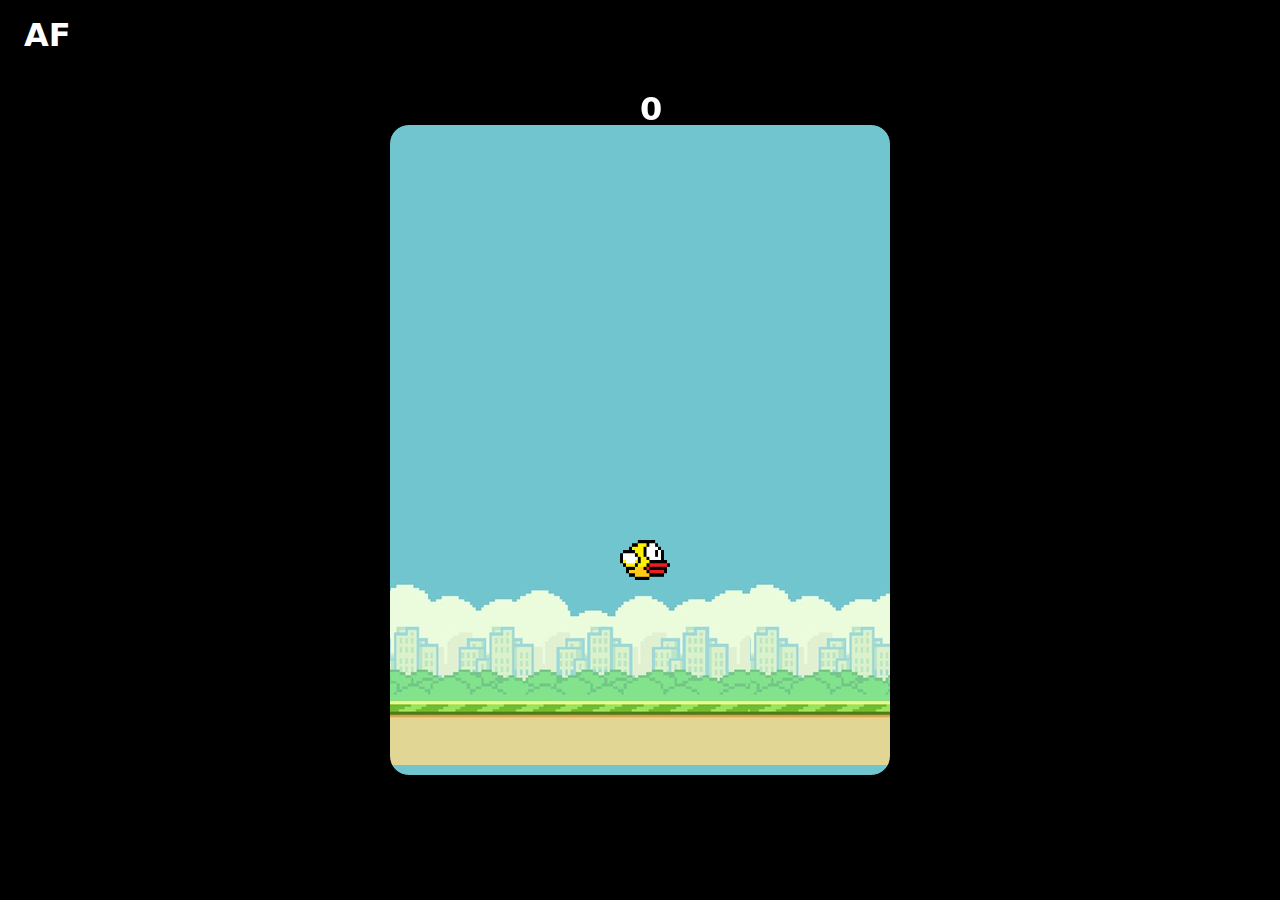
<file: Apps/Flappy-Bird/index.html>
<!DOCTYPE html>
<html lang="en">
<head>
    <meta charset="UTF-8">
    <meta name="viewport" content="width=device-width, initial-scale=1.0">
    <title>Flappy Gweh</title>
    <link rel="stylesheet" href="style.css">
    <link rel="icon" href="doge.png">
</head>
<body>
    <a href="/index.html" id="esc"><h1 class="logo">AF</h1></a>
    <div class="tengah">
        <canvas id="canvas" width="500" height="650" style="border: 1px solid black;"></canvas>
    </div>
    <div class="scr">
        <h1 id="score">0 </h1>
    </div>
    <script src="main.js"></script>
    
</body>
</html>
</file>
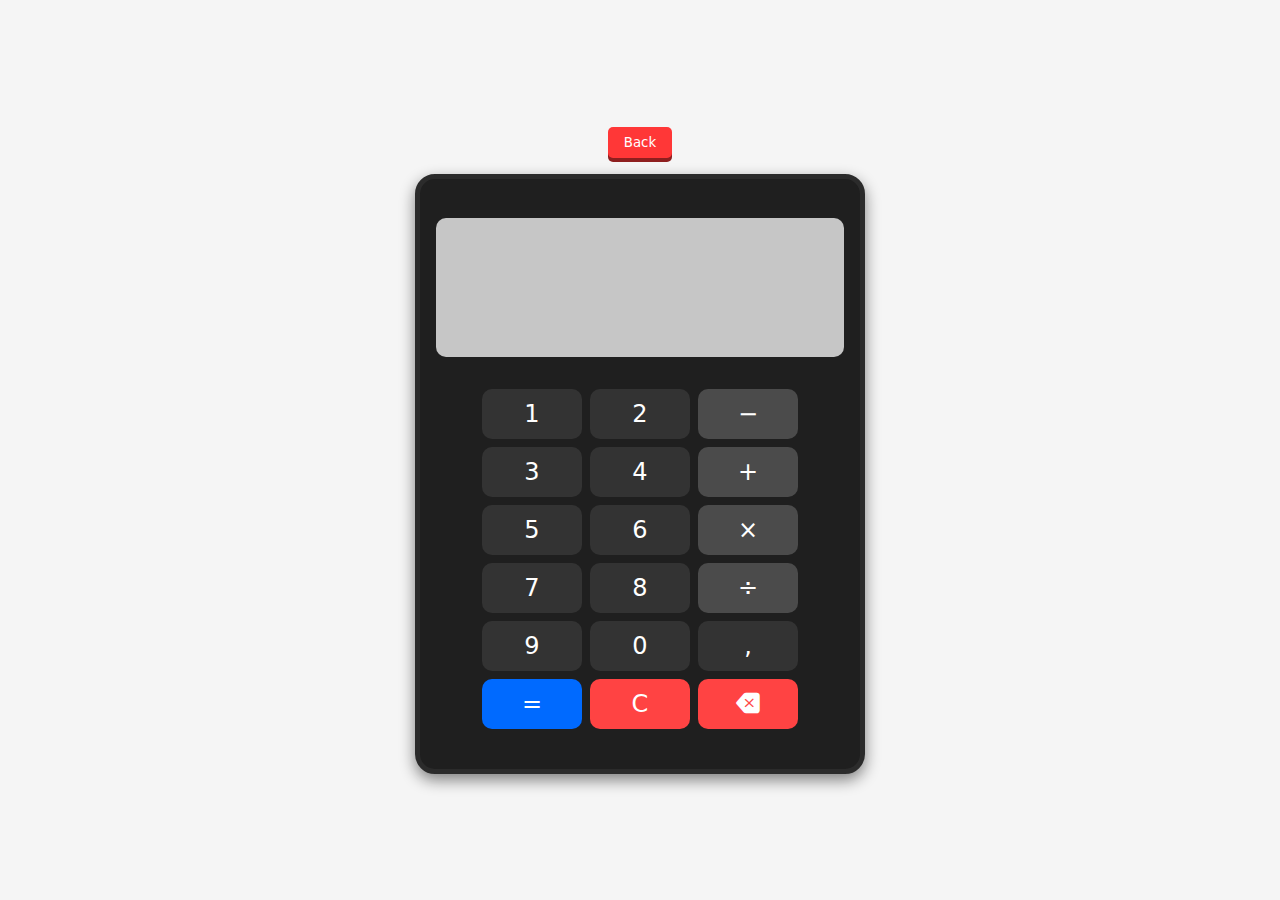
<file: Apps/Calculator/cltr.html>
<!DOCTYPE html>
<html lang="en">
<head>
    <meta charset="UTF-8">
    <meta name="viewport" content="width=device-width, initial-scale=1.0">
    <title>Calculator</title>
    <link rel="stylesheet" href="cltr.css">
    <link rel="stylesheet" href="https://cdn.jsdelivr.net/npm/bootstrap-icons@1.11.3/font/bootstrap-icons.min.css">
</head>
<body>
    <a href="/index.html"><button class="btn" id="esc">Back</button></a>
    <div class="Calculator">
        <div class="Output" id="output">
            <input id="display" readonly>
        </div>
        <div class="input">
            <div class="button" id="btn1" onclick="appendToDisplay('1')">1</div>
            <div class="button" id="btn" onclick="appendToDisplay('2')">2</div>
            <div class="button opr" id="btn" onclick="appendToDisplay('-')">&minus; </div>
            <div class="button" id="btn" onclick="appendToDisplay('3')">3</div>
            <div class="button" id="btn" onclick="appendToDisplay('4')">4</div>
            <div class="button opr" id="btn" onclick="appendToDisplay('+')">&plus;</div>
            <div class="button" id="btn" onclick="appendToDisplay('5')">5</div>
            <div class="button" id="btn" onclick="appendToDisplay('6')">6</div>
            <div class="button opr" id="btn" onclick="appendToDisplay('*')">&times;</div>
            <div class="button" id="btn" onclick="appendToDisplay('7')">7</div>
            <div class="button" id="btn" onclick="appendToDisplay('8')">8</div>
            <div class="button opr" id="btn" onclick="appendToDisplay('/')">&divide;</div>
            <div class="button" id="btn" onclick="appendToDisplay('9')">9</div>
            <div class="button" id="btn" onclick="appendToDisplay('0')">0</div>
            <div class="button" id="btn" onclick="appendToDisplay('.')">,</div>
            <div class="button opr" id="btn" onclick="Calculate()" style="background-color: rgb(0, 106, 255);">&equals;</div>
            <div class="button" id="btn" onclick="clearDisplay()" style="background-color: rgb(255, 67, 67);">C</div>
            <div class="button" id="btn" onclick="deleteDisplay()" style="background-color: rgb(255, 67, 67);"><i class="bi bi-backspace-fill"></i></div>
        </div>
    </div>
    <script src="cltr.js"></script>
</body>
</html>
</file>
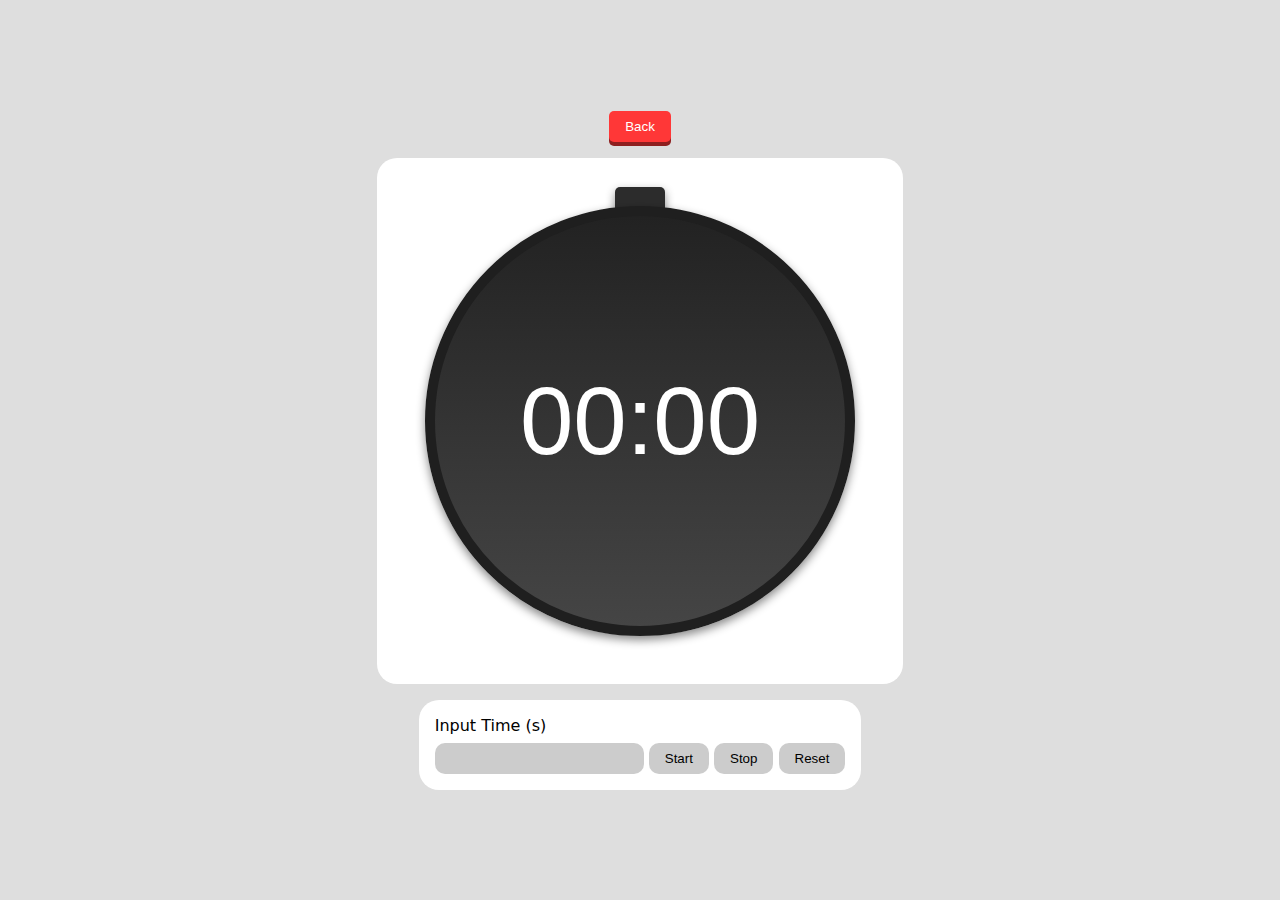
<file: Apps/CountDown/cd.html>
<!DOCTYPE html>
<html lang="en">
<head>
    <meta charset="UTF-8">
    <meta name="viewport" content="width=device-width, initial-scale=1.0">
    <title>CountDown</title>
    <link rel="stylesheet" href="cd.css">
</head>
<body>
    <div class="wrapper">
        <a href="/index.html"> <button class="btn" id="esc">Back</button></a>
        <div class="clock">
            <div class="watch">
                <span id="time">00:00</span>
            </div>
        </div>
        <div class="time">
            <div class="time1">
                <p>Input Time (s)</p>
                <input type="number" max="3" id="inpNumber">
                <button onclick="startCountdown()">Start</button>
                <button onclick="stopCountdown()">Stop</button>
                <button onclick="resetCountdown()">Reset</button>
            </div>
        </div>
    </div>
    <script src="cd.js"></script>
</body>
</html>
</file>
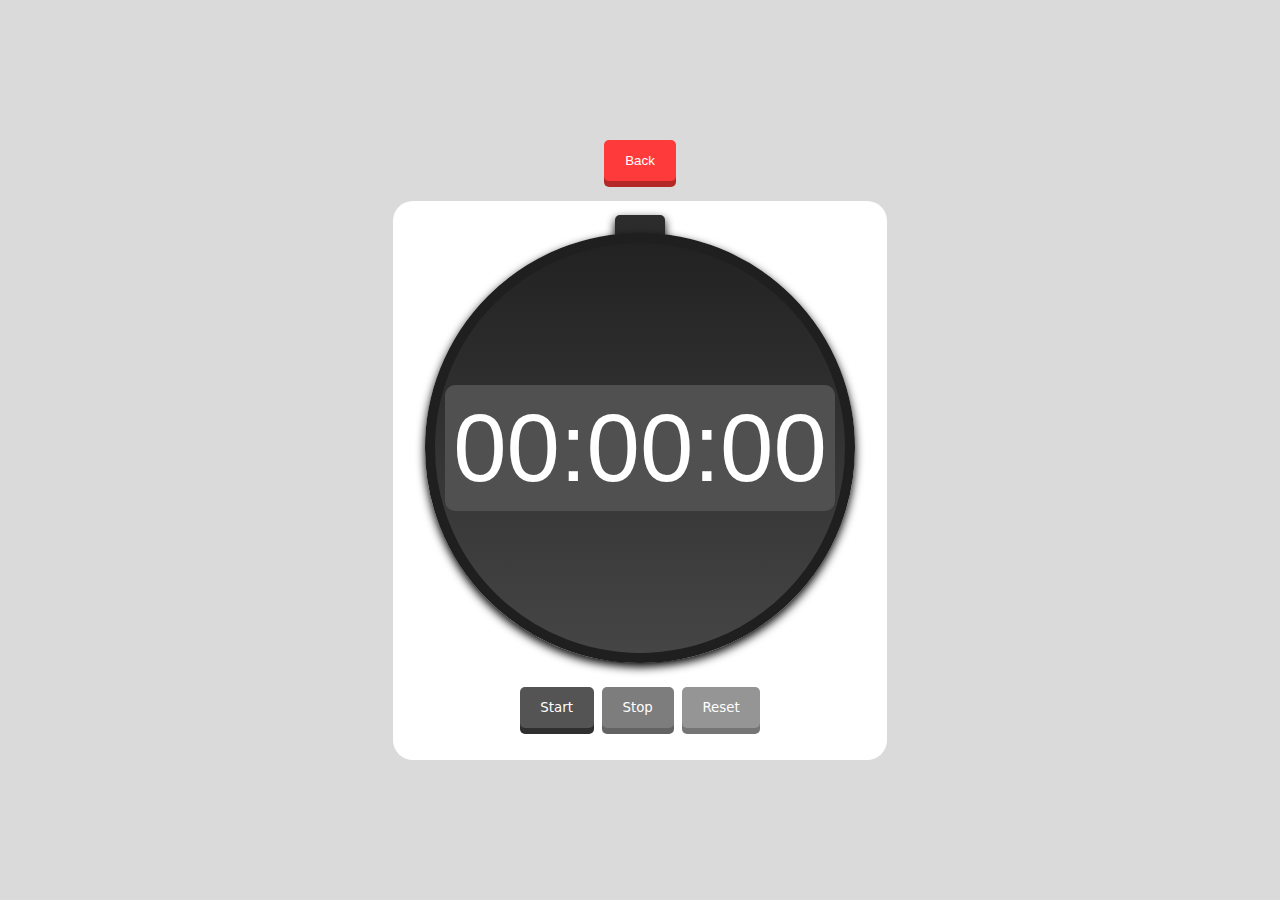
<file: Apps/StopWatch/sw.html>
<!DOCTYPE html>
<html lang="en">
<head>
    <meta charset="UTF-8">
    <meta name="viewport" content="width=device-width, initial-scale=1.0">
    <title>StopWatch</title>
    <link rel="stylesheet" href="sw.css">
    <link rel="icon" href="">
</head>
<body>
    <div class="wrapper">
        <div class="back">
            <a href="/index.html"><button id="esc">Back</button></a>
        </div>
        <div class="clock">
            <div class="Stopwatch">
                <div class="Time">
                    <div class="count">
                        <span id="time">00:00:00</span>
                    </div>
                </div>
            </div>
            <div class="set">
                <button onclick="startStopwatch()">Start</button>
                <button onclick="stopStopwatch()">Stop</button>
                <button onclick="resetStopwatch()">Reset</button>
            </div>
        </div>
    </div>
    <script src="sw.js"></script>
</body>
</html>
</file>
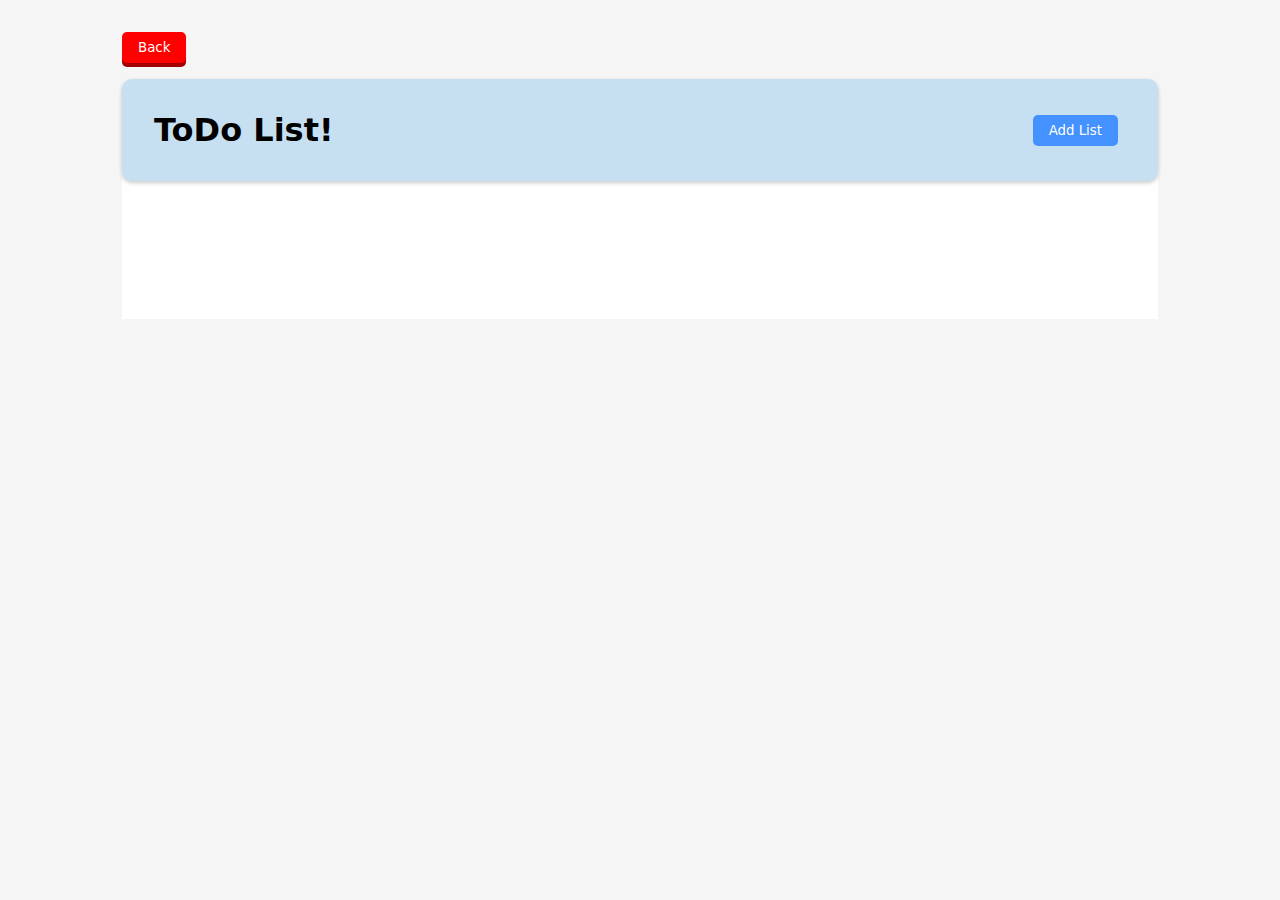
<file: Apps/ToDo/td.html>
<!DOCTYPE html>
<html lang="en">
<head>
    <meta charset="UTF-8">
    <meta name="viewport" content="width=device-width, initial-scale=1.0">
    <title>To Do List</title>
    <link rel="stylesheet" href="td.css">
</head>
<body>
    <div class="wrapper">
       <a href="/index.html"> <button class="btn" id="esc">Back</button></a>
        <div class="Add">
            <div class="up">
                <div class="listTitle">
                    <h1>ToDo List!</h1>
                </div>
                <div class="btns">
                    <button id="btnAdd" style="color: white; background-color: rgb(68, 146, 255);">Add List</button>
                </div>
            </div>
            <div class="down hide" id="Input">
                <input type="text" id="inpToDo" placeholder="List your to do here">
                <div class="btns">
                    <button id="createBtn" onclick="createList()" disabled>Create List</button>
                </div>
            </div>
        </div>

        
        <div class="List" id="List">
            
            <div id="template" class="ListContent">
                <div class="left">
                    <p></p>
                    <input type="checkbox" id="check">
                    <span class="p"></span>
                </div>
                    <div class="right">
                        <button onclick="removeList(this)" class="del">&times;</button>
                    </div>
            </div>

        </div>
    </div>
    <script src="td.js"></script>
</body>
</html>
</file>
<file: Apps/Flappy-Bird/style.css>
*{
    margin: 0;
    padding: 0;
    box-sizing: border-box;
    font-family: system-ui, -apple-system, BlinkMacSystemFont, 'Segoe UI', Roboto, Oxygen, Ubuntu, Cantarell, 'Open Sans', 'Helvetica Neue', sans-serif;
}

:root {
    cursor: url('data:image/svg+xml,<svg xmlns="http://www.w3.org/2000/svg" width="25" height="25" viewBox="0 0 24 24"><path fill="%23FFF" stroke="%23000" stroke-width="2" d="M5.5 3.21V20.8c0 .45.54.67.85.35l4.86-4.86a.5.5 0 0 1 .35-.15h6.87a.5.5 0 0 0 .35-.85L6.35 2.85a.5.5 0 0 0-.85.35Z"></path></svg>') 12 12, auto;
}

button, 
a, 
input[type="submit"],
.btn {
    cursor: url('data:image/svg+xml,<svg xmlns="http://www.w3.org/2000/svg" width="25" height="25" viewBox="0 0 24 24"><path fill="%2386CBFF" stroke="%23000" stroke-width="2" d="M5.5 3.21V20.8c0 .45.54.67.85.35l4.86-4.86a.5.5 0 0 1 .35-.15h6.87a.5.5 0 0 0 .35-.85L6.35 2.85a.5.5 0 0 0-.85.35Z"></path></svg>') 12 12, auto;
}

.body{
    position: relative;
}

.tengah{
    display: flex;
    justify-content: center;
    height: 100vh;
    align-items: center;
    background-color: black;
}

.scr{
    display: flex;
    position: absolute;
    top: 10%;
    left: 50%;
   color: white;
   font-size: 1rem;
}

canvas{
    position: relative;
    border-radius: 20px;
    background :url('flappybirdbg.png') ;
    transition: 0.3s;
}

canvas:hover{
    box-shadow: 0px 0px 45px white;
}

.logo{
    position: absolute;
    top: 1rem;
    left: 1.5rem;
    color: white;
}

@media (max-width:768px){
    canvas{
        width: 450px;
        height: 550px;
    }
    .scr{
        background-color: black;
        border-radius: 20px;
        padding: .3rem 2rem;
        left: 45%;
        top: 5%;
        background-color: transparent
    }
}

@media (max-width:550px){
    canvas{
        width: 350px;
        height: 550px;
    }
    .scr{
        left: 40%;
        top: 3%;
    }
}
</file>
<file: Apps/Calculator/cltr.css>
*{
    margin: 0;
    padding: 0;
    box-sizing: border-box;
    font-family: system-ui, -apple-system, BlinkMacSystemFont, 'Segoe UI', Roboto, Oxygen, Ubuntu, Cantarell, 'Open Sans', 'Helvetica Neue', sans-serif;
}

:root {
    cursor: url('data:image/svg+xml,<svg xmlns="http://www.w3.org/2000/svg" width="25" height="25" viewBox="0 0 24 24"><path fill="%23FFF" stroke="%23000" stroke-width="2" d="M5.5 3.21V20.8c0 .45.54.67.85.35l4.86-4.86a.5.5 0 0 1 .35-.15h6.87a.5.5 0 0 0 .35-.85L6.35 2.85a.5.5 0 0 0-.85.35Z"></path></svg>') 12 12, auto;
}

button, 
a, 
input[type="submit"],
.btn {
    cursor: url('data:image/svg+xml,<svg xmlns="http://www.w3.org/2000/svg" width="25" height="25" viewBox="0 0 24 24"><path fill="%2386CBFF" stroke="%23000" stroke-width="2" d="M5.5 3.21V20.8c0 .45.54.67.85.35l4.86-4.86a.5.5 0 0 1 .35-.15h6.87a.5.5 0 0 0 .35-.85L6.35 2.85a.5.5 0 0 0-.85.35Z"></path></svg>') 12 12, auto;
}

body{
    display: flex;
    justify-content: center;
    align-items: center;
    height: 100vh;
    background-color: #f5f5f5;
    flex-direction: column;
    gap: 1rem;
}

.btn{
    border: none;
    outline: none;
    padding: 0.5rem 1rem;
    background-color: rgb(255, 55, 55);
    border-radius: 5px;
    color: white;
    box-shadow: 0 4px 0 rgb(142, 31, 31);
    transition: 0.3s;
}

.btn:hover{
    transform: translateY(-3px);
    box-shadow: 0 6px 0 rgb(142, 31, 31);
}

.btn:active{
    transform: translateY(3px);
    box-shadow: 0 3px 0 rgb(142, 31, 31);
}

.Calculator{
    background-color: rgb(31, 31, 31);
    padding: 1rem;
    border-radius: 20px;
    width: 450px;
    height: 600px;
    box-shadow: 0 6px 15px rgba(0, 0, 0, 0.481);
    display: flex;
    flex-direction: column;
    justify-content: center;
    align-items: center;
    position: relative;
    border:5px solid rgb(43, 43, 43) ;
    transition: 0.3s;
}

.Calculator:hover{
    box-shadow: 0 10px 8px rgba(0, 0, 0, 0.481);
    
}

.Output{
    padding: 1rem;
    border-radius: 10px;
    width: 100%;
    height: 25%;
    background-color: #c6c6c6;
    display: flex;
    justify-content: start;
    align-items: center;
    font-size: 2rem;
}

.input{
    padding-top: 2rem;
    display: flex;
    flex-wrap: wrap;
    gap: .5rem;
    justify-content: center;
    align-items: center;
}

.button{
    display: flex;
    justify-content: center;
    align-items: center;
    width: 100px;
    height: 50px;
    border: none;
    border-radius: 10px;
    background-color: #333;
    color: #fff;
    font-size: 1.5rem;
    cursor: pointer;
}

.opr{
    background-color: rgb(75, 75, 75);
}

.button:hover{
    background-color: #2e2e2e;
}

input{
    background-color: transparent;
    border: none;
    border-radius: 5px;
    padding: .5rem;
    font-size: 1.5rem;
    color: black;
    outline: none;
    font-size: 4rem;
    position: relative;
    width: 100%;
}

@media (max-width: 768px) {
    .Calculator{
        width: 350px;
        height: 500px;
    }
    .button{
        width: 80px;
        height: 45px;
        font-size: 1.2rem;
    }
    .input{
        padding-top: 1rem;
    }
}
</file>
<file: Apps/CountDown/cd.css>
@import url('https://fonts.cdnfonts.com/css/lcd');

*{
    margin: 0;
    padding: 0;
    box-sizing: border-box;
    
}

:root {
    cursor: url('data:image/svg+xml,<svg xmlns="http://www.w3.org/2000/svg" width="25" height="25" viewBox="0 0 24 24"><path fill="%23FFF" stroke="%23000" stroke-width="2" d="M5.5 3.21V20.8c0 .45.54.67.85.35l4.86-4.86a.5.5 0 0 1 .35-.15h6.87a.5.5 0 0 0 .35-.85L6.35 2.85a.5.5 0 0 0-.85.35Z"></path></svg>') 12 12, auto;
}

button, 
a, 
input[type="submit"],
.btn {
    cursor: url('data:image/svg+xml,<svg xmlns="http://www.w3.org/2000/svg" width="25" height="25" viewBox="0 0 24 24"><path fill="%2386CBFF" stroke="%23000" stroke-width="2" d="M5.5 3.21V20.8c0 .45.54.67.85.35l4.86-4.86a.5.5 0 0 1 .35-.15h6.87a.5.5 0 0 0 .35-.85L6.35 2.85a.5.5 0 0 0-.85.35Z"></path></svg>') 12 12, auto;
}

.wrapper{
    display: flex;
    justify-content: center;
    align-items: center;
    height: 100vh;
    background-color: #dedede;
    flex-direction: column;
    gap: 1rem;
}

.clock{
    font-family: system-ui, -apple-system, BlinkMacSystemFont, 'Segoe UI', Roboto, Oxygen, Ubuntu, Cantarell, 'Open Sans', 'Helvetica Neue', sans-serif;
    background-color: white;
    border-radius: 20px;
    padding: 3rem;
    display: flex;
    z-index: 0;
}

.watch{
    font-family: 'LCD', sans-serif;
    font-size: 6rem;
    background: linear-gradient(to bottom, rgb(34, 34, 34), rgb(69, 69, 69));
    border-radius: 50%;
    width: 430px;
    height: 430px;
    display: flex;
    justify-content: center;
    align-items: center;
    border: 10px solid rgb(31, 31, 31);
    position: relative;
    box-shadow: 0px 4px 10px rgba(0, 0, 0, 0.466);
    user-select: none;
    color: white;
}

.watch::before{
    content: "";
    width: 50px;
    height: 50px;
    position: absolute;
    top: -7%;
    border-radius: 5px;
    left: 50%;
    z-index: -1;
    transform: translate(-50%);
    background-color: rgb(44, 44, 44);
    box-shadow: 0 4px 10px rgba(0, 0, 0, 0.463);
}

.time{
    font-family: system-ui, -apple-system, BlinkMacSystemFont, 'Segoe UI', Roboto, Oxygen, Ubuntu, Cantarell, 'Open Sans', 'Helvetica Neue', sans-serif;
    padding: 1rem;
    border-radius: 20px;
    background-color: white;
    transition: 0.3s;
}

.time input, button{
    border: none;
    outline: none;
    padding: 0.5rem 1rem;
    background-color: #ccc;
    border-radius: 10px;
}

.time p{
    margin-bottom: .5rem;
}

.btn{
    border: none;
    outline: none;
    padding: 0.5rem 1rem;
    background-color: rgb(255, 55, 55);
    border-radius: 5px;
    color: white;
    box-shadow: 0 4px 0 rgb(142, 31, 31);
    transition: 0.3s;
}

.btn:hover{
    transform: translateY(-3px);
    box-shadow: 0 6px 0 rgb(142, 31, 31);
}

.btn:active{
    transform: translateY(3px);
    box-shadow: 0 3px 0 rgb(142, 31, 31);
}


.time1 button:hover{
    background-color: rgb(169, 169, 169);
}

.time1 input{
    transition: 0.3s;
}

.time1{}

@media (max-width: 768px) {
    .clock{
        padding: 1.3rem;
    }
    .watch{
        width: 330px;
        height: 330px;
       
        box-shadow: 0 4px 5px rgba(0, 0, 0, 0.281);
    }
    .count{
        font-size: 4.7rem;
        padding: .5rem 2rem;
    }
    
    .time button{
        border: none;
        outline: none;
        padding: .5rem .5rem;
        background-color: #ccc;
        border-radius: 10px;
    }
    .time1{
        display: flex;
        flex-direction: column;
        gap: .5rem;
        text-align: center;
    }
    #time{
        text-align: center;
        padding-top: 2rem;
    }
}
</file>
<file: Apps/StopWatch/sw.css>
@import url('https://fonts.cdnfonts.com/css/lcd');

*{
    margin: 0;
    padding: 0;
    box-sizing: border-box;
}

:root {
    cursor: url('data:image/svg+xml,<svg xmlns="http://www.w3.org/2000/svg" width="25" height="25" viewBox="0 0 24 24"><path fill="%23FFF" stroke="%23000" stroke-width="2" d="M5.5 3.21V20.8c0 .45.54.67.85.35l4.86-4.86a.5.5 0 0 1 .35-.15h6.87a.5.5 0 0 0 .35-.85L6.35 2.85a.5.5 0 0 0-.85.35Z"></path></svg>') 12 12, auto;
}

button, 
a, 
input[type="submit"],
.btn {
    cursor: url('data:image/svg+xml,<svg xmlns="http://www.w3.org/2000/svg" width="25" height="25" viewBox="0 0 24 24"><path fill="%2386CBFF" stroke="%23000" stroke-width="2" d="M5.5 3.21V20.8c0 .45.54.67.85.35l4.86-4.86a.5.5 0 0 1 .35-.15h6.87a.5.5 0 0 0 .35-.85L6.35 2.85a.5.5 0 0 0-.85.35Z"></path></svg>') 12 12, auto;
}

.wrapper{
    display: flex;
    justify-content: center;
    height: 100vh;
    align-items: center;
    position: relative;
    background-color: #dadada;
    flex-direction: column;
    gap: 1.3rem;
}

.clock{
    display: flex;
    flex-direction: column;
    gap:1.5rem;
    background-color: white;
    border-radius: 20px;
    padding: 2rem;
    z-index: 0;
    justify-content: center;
}

.Time{
    font-family: 'LCD', sans-serif;
    font-size: 6rem;
    background: linear-gradient(to bottom, rgb(34, 34, 34), rgb(69, 69, 69));
    border-radius: 50%;
    width: 430px;
    height: 430px;
    display: flex;
    justify-content: center;
    align-items: center;
    border: 10px solid rgb(31, 31, 31);
    position: relative;
    box-shadow: 0px 4px 10px black;
    user-select: none;
}

.count{
    background-color: rgb(80, 80, 80);
    padding: 0.5rem;
    border-radius: 10px;
    color: white;
}

.Time::before{
    content: "";
    width: 50px;
    height: 50px;
    position: absolute;
    top: -7%;
    border-radius: 5px;
    left: 50%;
    z-index: -1;
    transform: translate(-50%);
    background-color: rgb(44, 44, 44);
    box-shadow: 0 4px 10px black;
}

.set{
    display: flex;
    justify-content: center;
    gap: .5rem;
}

.set button{
    padding: 0.8rem 1.3rem;
    font-family: system-ui, -apple-system, BlinkMacSystemFont, 'Segoe UI', Roboto, Oxygen, Ubuntu, Cantarell, 'Open Sans', 'Helvetica Neue', sans-serif;
    border-radius: 5px;
    outline: none;
    border: none;
    transition: 0.3s;
}

.set button:active{
    transform: translateY(3px);
}

.set button:nth-child(1){
    background-color: rgb(84, 84, 84);
    color: white;
    box-shadow: 0px 6px 0px rgb(47, 47, 47);
}

.set button:nth-child(2){
    background-color: rgb(125, 125, 125);
    color: white;;
    box-shadow: 0px 6px 0px rgb(99, 99, 99);
}

.set button:nth-child(3){
    background-color: rgb(149, 149, 149);
    color: white;
    box-shadow: 0px 6px 0px rgb(117, 117, 117);
}

.set button:hover{
    cursor: pointer;
    transform: translateY(-3px);
    box-shadow: 0 8px 0px rgb(47, 47, 47);
}

.set button:active{
    transform: translateY(3px);
    box-shadow: 0 3px 0px rgb(47, 47, 47);
}

.back button{
    background-color: rgb(255, 58, 58);
    color: white;
   
    border-radius: 5px;
    padding: 0.8rem 1.3rem;
    border: none;
    outline: none;
    box-shadow: 0px 6px 0px rgb(181, 40, 40);
    transition: 0.3s;
}

.back button:hover{
    cursor: pointer;
    transform: translateY(-3px);
    box-shadow: 0 8px 0px rgb(181, 40, 40);
}

.back button:active{
    transform: translateY(3px);
    box-shadow: 0 3px 0px rgb(181, 40, 40);
}

@media (max-width: 768px) {
    .clock{
        padding: 1.3rem;
    }
    .Time{
        width: 330px;
        height: 330px;
        overflow: hidden;
        box-shadow: 0 4px 5px rgba(0, 0, 0, 0.281);
    }
    .count{
        font-size: 4.7rem;
        padding: .5rem 2rem;
    }
}
</file>
<file: Apps/ToDo/td.css>
*{
    margin: 0;padding: 0;box-sizing: border-box;
    font-family: system-ui, -apple-system, BlinkMacSystemFont, 'Segoe UI', Roboto, Oxygen, Ubuntu, Cantarell, 'Open Sans', 'Helvetica Neue', sans-serif;
}

:root {
    cursor: url('data:image/svg+xml,<svg xmlns="http://www.w3.org/2000/svg" width="25" height="25" viewBox="0 0 24 24"><path fill="%23FFF" stroke="%23000" stroke-width="2" d="M5.5 3.21V20.8c0 .45.54.67.85.35l4.86-4.86a.5.5 0 0 1 .35-.15h6.87a.5.5 0 0 0 .35-.85L6.35 2.85a.5.5 0 0 0-.85.35Z"></path></svg>') 12 12, auto;
}

button, 
a, 
input[type="submit"],
.btn {
    cursor: url('data:image/svg+xml,<svg xmlns="http://www.w3.org/2000/svg" width="25" height="25" viewBox="0 0 24 24"><path fill="%2386CBFF" stroke="%23000" stroke-width="2" d="M5.5 3.21V20.8c0 .45.54.67.85.35l4.86-4.86a.5.5 0 0 1 .35-.15h6.87a.5.5 0 0 0 .35-.85L6.35 2.85a.5.5 0 0 0-.85.35Z"></path></svg>') 12 12, auto;
}

body{
    background-color: #f5f5f5;
}

.wrapper{
    padding: 2rem;
    max-width: 1100px;
    margin: 0 auto;
}

.Add{
    padding: 2rem;
    background-color: rgba(0, 115, 197, 0.222);
    box-shadow: 0 2px 4px rgba(0, 0, 0, 0.208);
    border-radius: 10px;
    display: flex;
    flex-direction: column;
    gap: 1rem;
    margin-bottom: 2rem;
    position: relative;
}

.up{
    display: flex;
    justify-content: space-between;
    align-items: center;
}

.Add button,.Add input{
    padding:.5rem 1rem;
    border: none;
    border-radius: 5px;
    margin-right:.5rem;
    outline: none;
}

.Add input{
    background-color: white;
}

button{
    cursor: pointer;
}

.down{
    display: flex;
    flex-direction: column;
    gap: 1rem;
}

.hide{
    display: none;
}

.List{
    padding: 1rem;
    display: flex;
    flex-direction: column;
   background-color: white;
    gap: 1.3rem;
    position: relative;
}

.Add::before{
    content: "";
    position: absolute;
    top: 0;
    left: 0;
    right: 0;
    width: 100%;
    height: 240px;
    background-color: white;
    z-index: -1;
    border-top-left-radius: 10px;
    border-top-right-radius: 10px;
}

.ListContent{
    display: flex;
    border-bottom: 1px solid #ccc;
    gap: .5rem;
    padding: 1rem;
    justify-content: space-between;
    align-items: center;
    transition: 0.3s;
}

.ListContent:hover{
    transform: scale(1.05);
    box-shadow: 0 4px 4px rgba(0, 0, 0, 0.142);
    background-color: rgb(242, 242, 242);
}

.left, .right{
    display: flex;
    align-items: center;
    gap: 0.5rem;
}


#template {
    display: none;
}

.done{
    text-decoration: line-through;
    color: #888;
}

.ListContent input[type="checkbox"]:checked + span {
    text-decoration: line-through;
    color: #888;
}

.btn{
   border: none;
   background-color: red;
   color: white;
   padding: .5rem 1rem;
   border-radius: 5px;
   box-shadow: 0 4px 0px rgb(162, 0, 0);
   margin-bottom: 1rem;
   transition: 0.3s;
}

.btn:hover{
    transform: translateY(-3px);
    box-shadow: 0 6px 0px rgb(162, 0, 0);
}

.btn:active{
    transform: translateY(3px);
    box-shadow: 0 3px 0px rgb(162, 0, 0);
}

.del{
    border: none;
    background-color: transparent;
    color: red;
    font-size: 1.8rem;
}

#createBtn:disabled{
    background-color: rgb(131, 131, 131);
   color: white;
}

#createBtn:hover{
    background-color: rgb(210, 210, 210);
}
</file>
